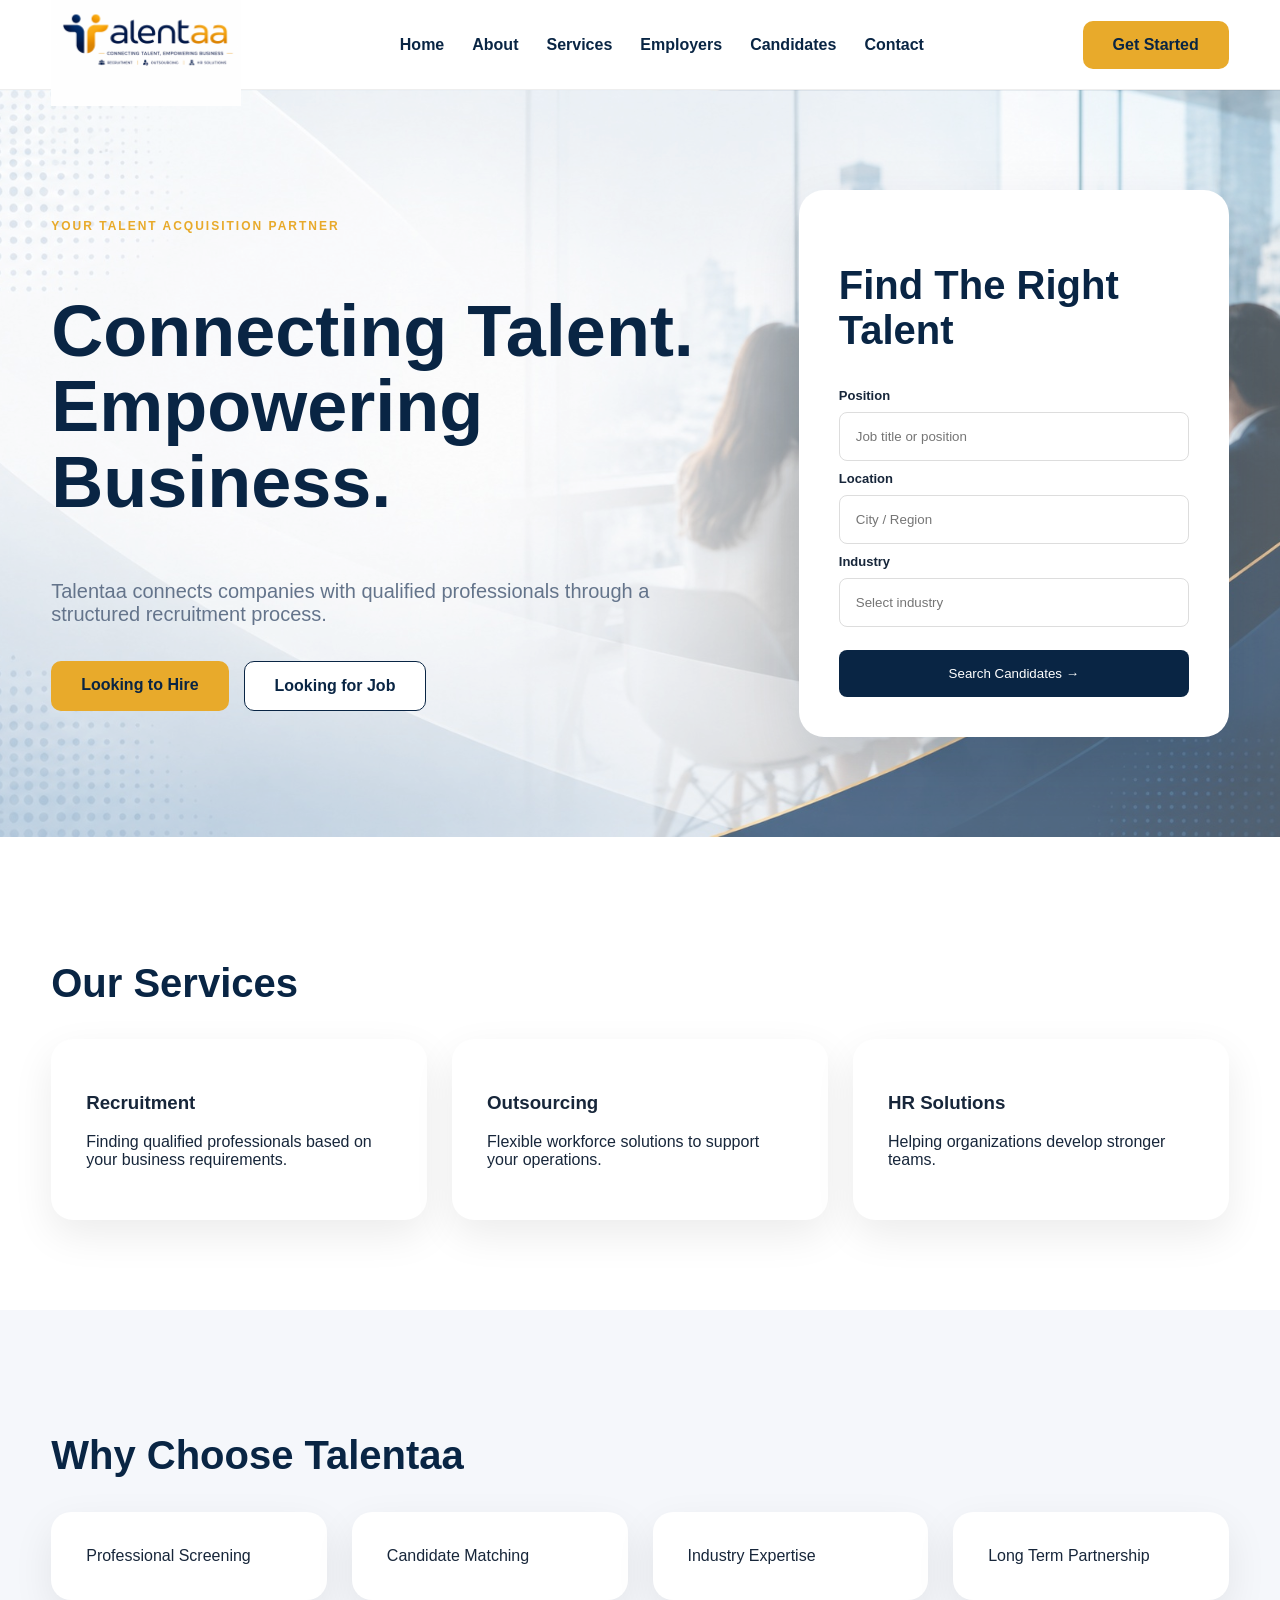
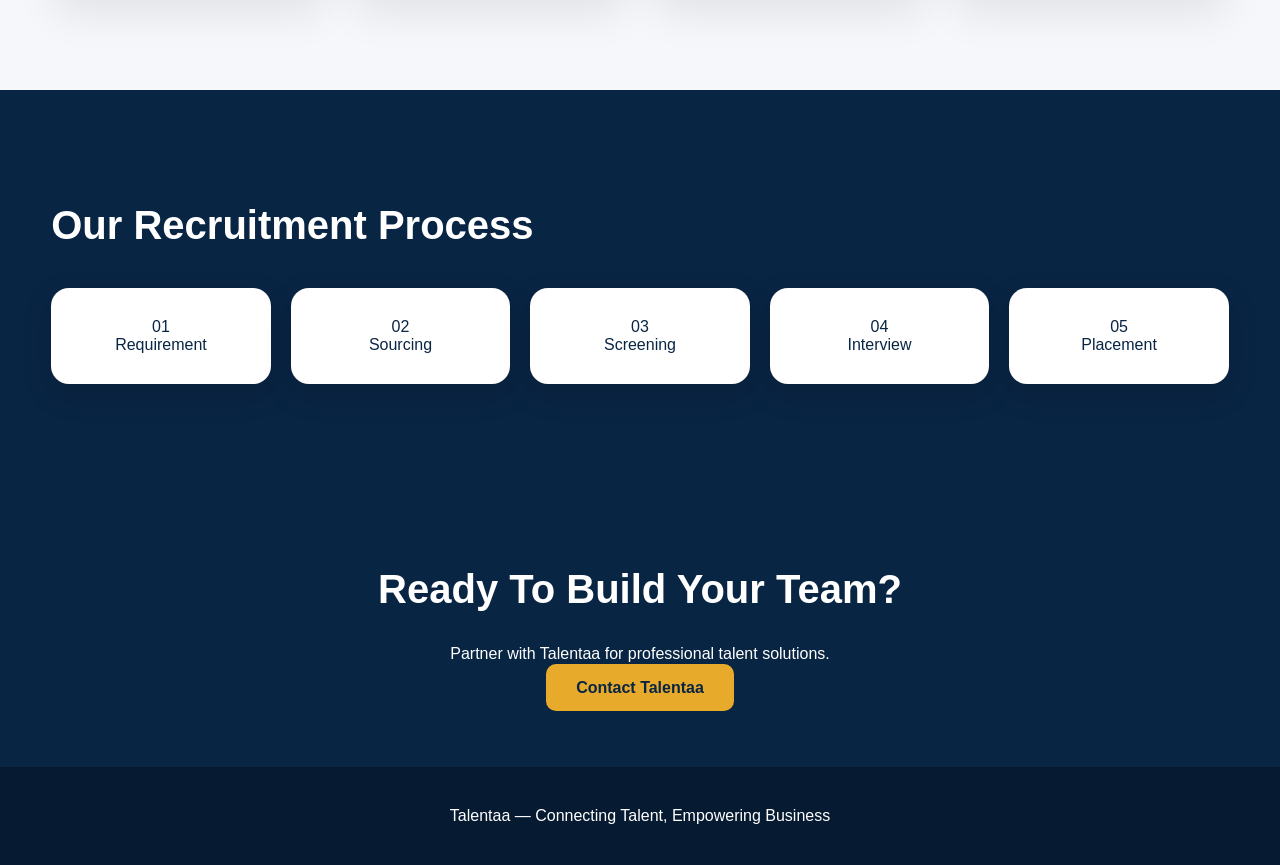
<file: index.html>
<!DOCTYPE html>
<html lang="id">
<head>
<meta charset="UTF-8">
<meta name="viewport" content="width=device-width, initial-scale=1.0">
<title>Talentaa | Recruitment Partner</title>
<link rel="stylesheet" href="style.css?v=4">
</head>
<body>

<header>
<div class="container nav">

<div class="brand">
<img src="logo.jpg" class="logo" alt="Talentaa">
</div>

<nav>
  <a href="index.html">Home</a>
  <a href="about">About</a>
  <a href="services.html">Services</a>
  <a href="employers.html">Employers</a>
  <a href="candidates.html">Candidates</a>
  <a href="contact.html">Contact</a>
</nav>

<a class="btn">Get Started</a>

</div>
</header>

<section class="hero">
<div class="container hero-layout">

<div class="hero-copy">
<span>YOUR TALENT ACQUISITION PARTNER</span>
<h1>Connecting Talent.<br>Empowering Business.</h1>
<p>
Talentaa connects companies with qualified professionals
through a structured recruitment process.
</p>

<div class="buttons">
<a class="btn">Looking to Hire</a>
<a class="btn secondary">Looking for Job</a>
</div>
</div>

<div class="talent-search">
<h2>Find The Right Talent</h2>

<label>Position</label>
<input placeholder="Job title or position">

<label>Location</label>
<input placeholder="City / Region">

<label>Industry</label>
<input placeholder="Select industry">

<button>Search Candidates →</button>

</div>

</div>
</section>

<section class="services" id="services">
<div class="container">
<h2>Our Services</h2>

<div class="cards">
<div class="card">
<h3>Recruitment</h3>
<p>Finding qualified professionals based on your business requirements.</p>
</div>

<div class="card">
<h3>Outsourcing</h3>
<p>Flexible workforce solutions to support your operations.</p>
</div>

<div class="card">
<h3>HR Solutions</h3>
<p>Helping organizations develop stronger teams.</p>
</div>
</div>

</div>
</section>

<section class="trust">
<div class="container">
<h2>Why Choose Talentaa</h2>
<div class="trust-grid">
<div>Professional Screening</div>
<div>Candidate Matching</div>
<div>Industry Expertise</div>
<div>Long Term Partnership</div>
</div>
</div>
</section>

<section class="process-section">
<div class="container">
<h2>Our Recruitment Process</h2>
<div class="process">
<div>01<br>Requirement</div>
<div>02<br>Sourcing</div>
<div>03<br>Screening</div>
<div>04<br>Interview</div>
<div>05<br>Placement</div>
</div>
</div>
</section>

<section class="cta" id="contact">
<h2>Ready To Build Your Team?</h2>
<p>Partner with Talentaa for professional talent solutions.</p>
<a class="btn">Contact Talentaa</a>
</section>

<footer>
Talentaa — Connecting Talent, Empowering Business
</footer>

</body>
</html>
</file>
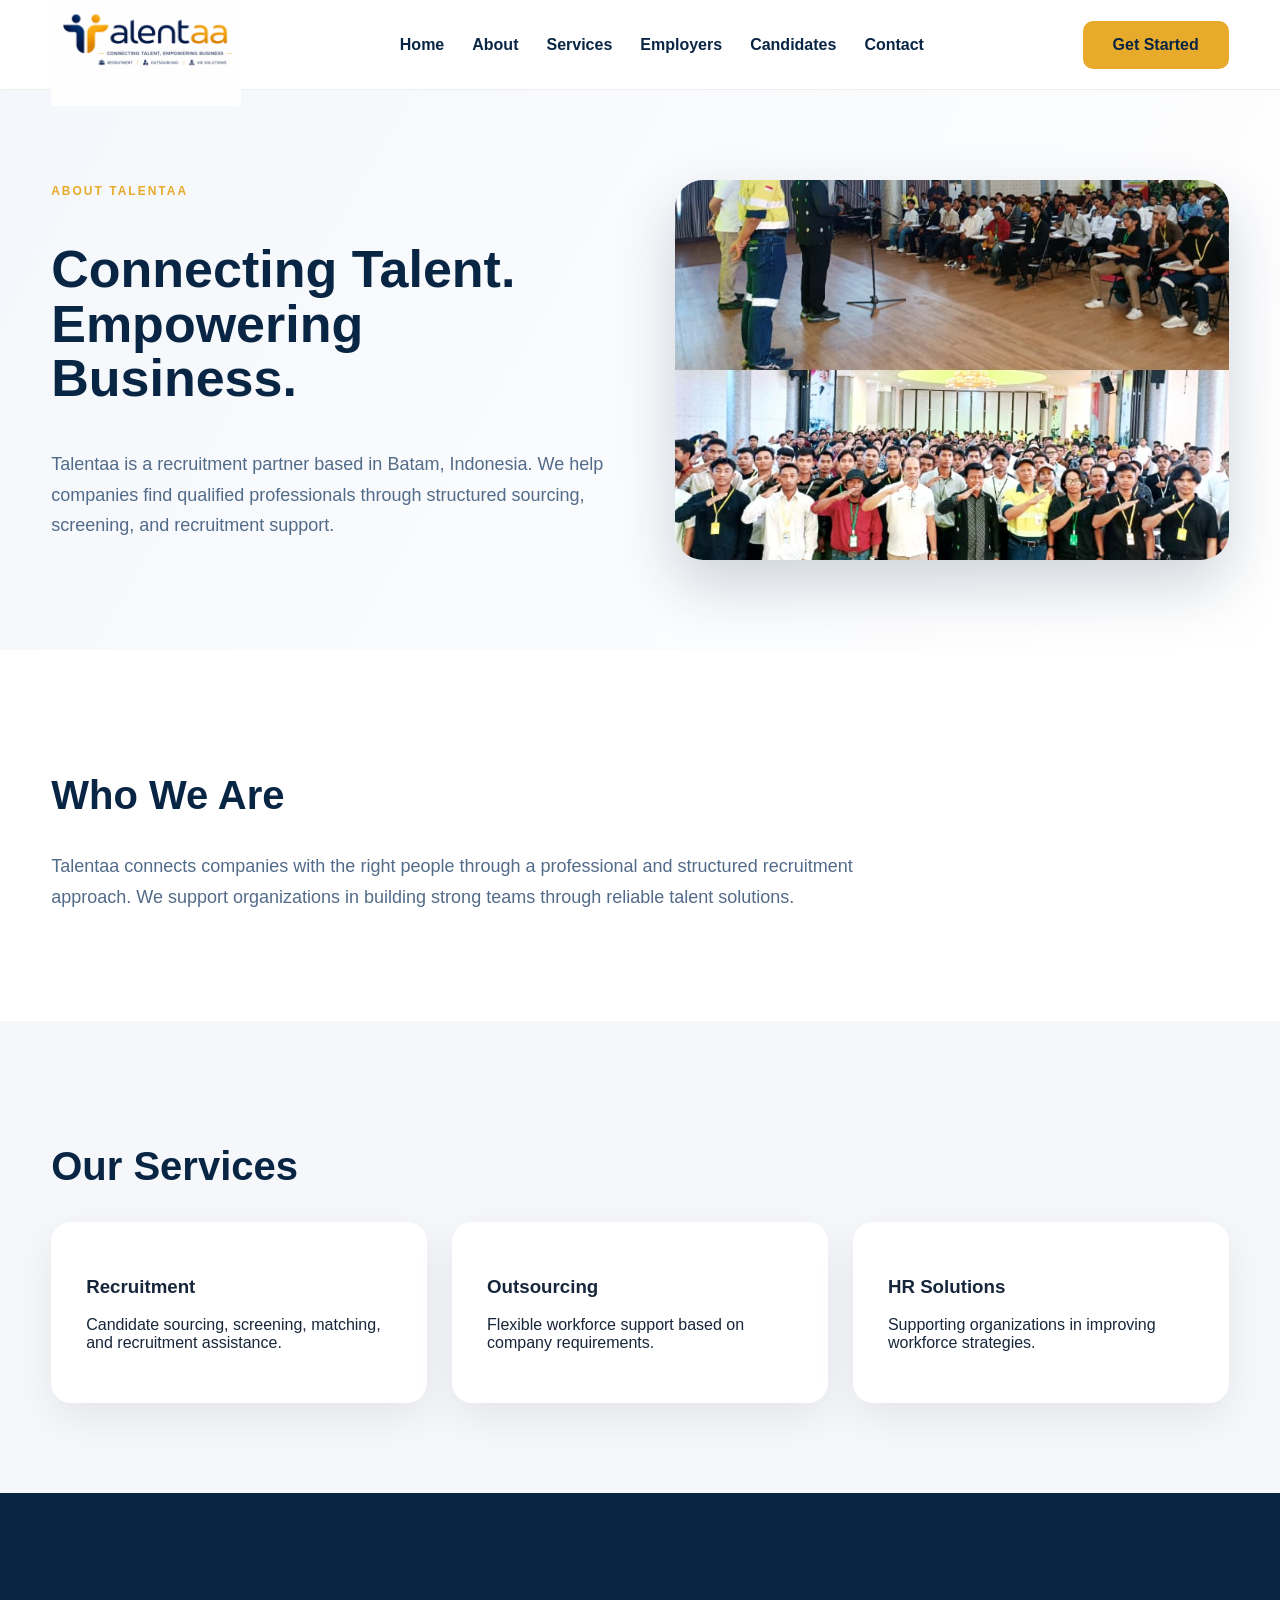
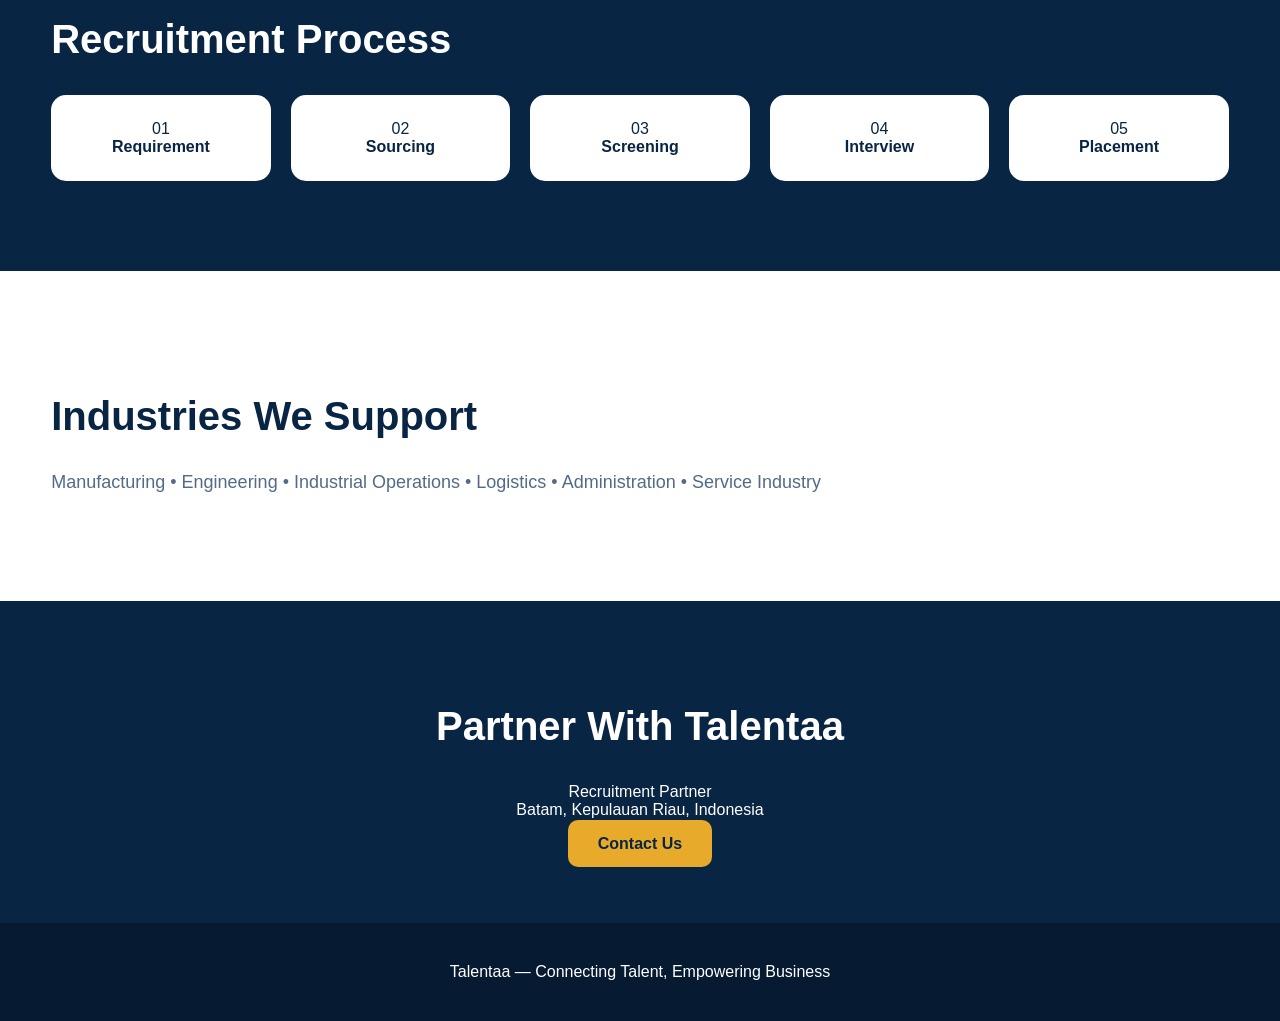
<file: about.html>
<!DOCTYPE html>
<html lang="id">
<head>
<meta charset="UTF-8">
<meta name="viewport" content="width=device-width, initial-scale=1.0">
<title>About Talentaa | Recruitment Partner</title>

<link rel="stylesheet" href="style.css">
<link rel="stylesheet" href="about.css">

</head>

<body>

<header>
<div class="container nav">

<div class="brand">
<img src="logo.jpg" class="logo" alt="Talentaa">
</div>

<nav>
<a href="index.html">Home</a>
<a href="about.html">About</a>
<a href="services.html">Services</a>
<a href="employers.html">Employers</a>
<a href="candidates.html">Candidates</a>
<a href="contact.html">Contact</a>
</nav>

<a class="btn" href="contact.html">Get Started</a>

</div>
</header>


<section class="about-hero">

<div class="container about-grid">

<div>
<span class="label">ABOUT TALENTAA</span>

<h1>
Connecting Talent.<br>
Empowering Business.
</h1>

<p>
Talentaa is a recruitment partner based in Batam, Indonesia.
We help companies find qualified professionals through structured
sourcing, screening, and recruitment support.
</p>

</div>


<div class="about-photo">
<img src="recruitment.jpg" alt="Talentaa Recruitment Activity">
</div>


</div>

</section>


<section>

<div class="container">

<h2>Who We Are</h2>

<p class="text">
Talentaa connects companies with the right people through a professional
and structured recruitment approach. We support organizations in building
strong teams through reliable talent solutions.
</p>

</div>

</section>


<section class="about-services">

<div class="container">

<h2>Our Services</h2>

<div class="about-cards">

<div>
<h3>Recruitment</h3>
<p>Candidate sourcing, screening, matching, and recruitment assistance.</p>
</div>

<div>
<h3>Outsourcing</h3>
<p>Flexible workforce support based on company requirements.</p>
</div>

<div>
<h3>HR Solutions</h3>
<p>Supporting organizations in improving workforce strategies.</p>
</div>

</div>

</div>

</section>


<section class="about-process">

<div class="container">

<h2>Recruitment Process</h2>

<div class="steps">

<div>01<br><b>Requirement</b></div>
<div>02<br><b>Sourcing</b></div>
<div>03<br><b>Screening</b></div>
<div>04<br><b>Interview</b></div>
<div>05<br><b>Placement</b></div>

</div>

</div>

</section>


<section>

<div class="container">

<h2>Industries We Support</h2>

<p class="industry">
Manufacturing • Engineering • Industrial Operations • Logistics • Administration • Service Industry
</p>

</div>

</section>


<section class="about-contact">

<h2>Partner With Talentaa</h2>

<p>
Recruitment Partner<br>
Batam, Kepulauan Riau, Indonesia
</p>

<a class="btn" href="contact.html">Contact Us</a>

</section>


<footer>
Talentaa — Connecting Talent, Empowering Business
</footer>


</body>
</html>
</file>
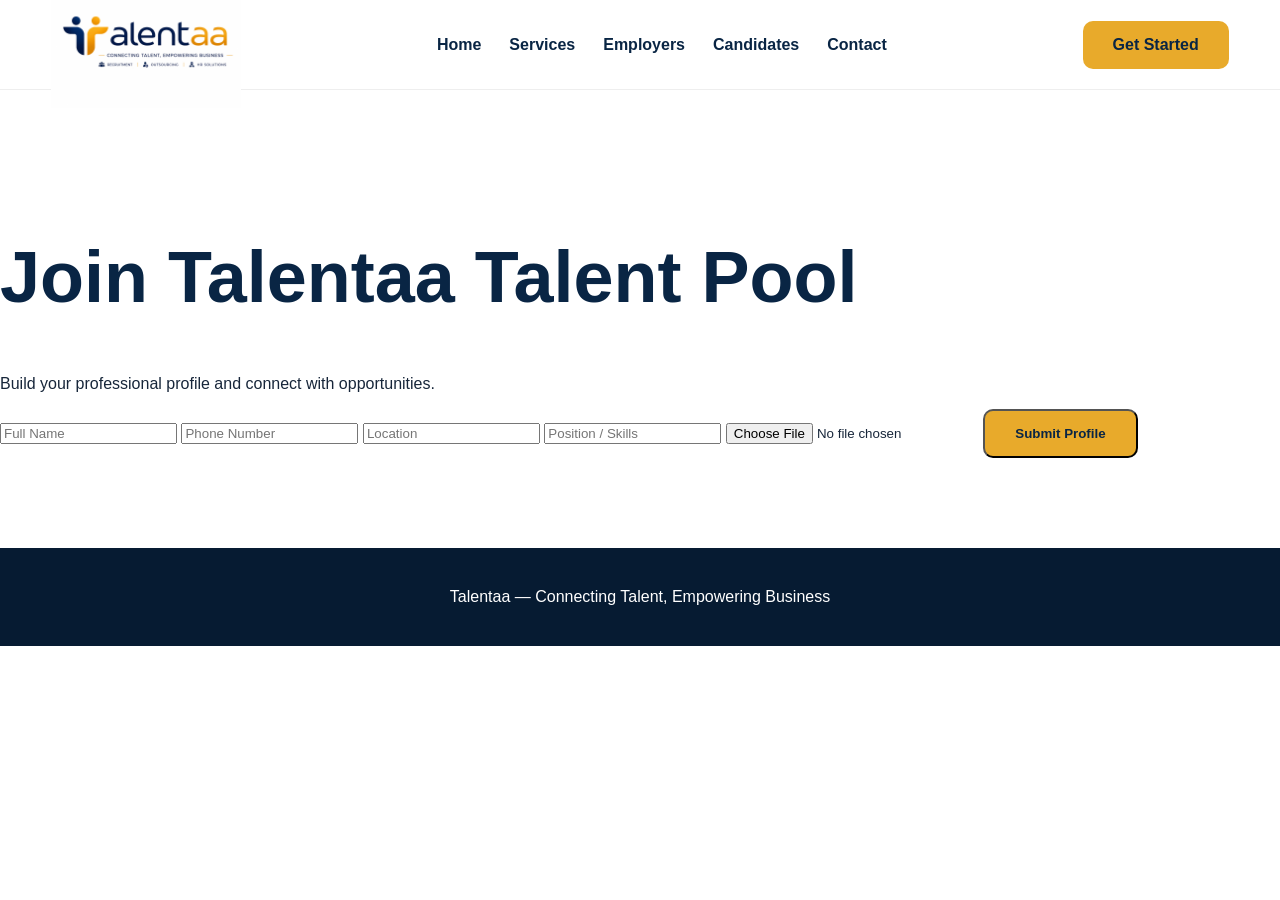
<file: candidates.html>
<!DOCTYPE html>
<html lang="id">
<head>
<meta charset="UTF-8">
<meta name="viewport" content="width=device-width, initial-scale=1.0">
<title>Talentaa</title>
<link rel="stylesheet" href="style.css">
</head>
<body>
<header>
<div class="container nav">
<img src="logo.jpg" class="logo" alt="Talentaa">
<nav>
<a href="index.html">Home</a>
<a href="services.html">Services</a>
<a href="employers.html">Employers</a>
<a href="candidates.html">Candidates</a>
<a href="contact.html">Contact</a>
</nav>
<a class="btn small" href="employers.html">Get Started</a>
</div>
</header>

<section class="page"><h1>Join Talentaa Talent Pool</h1>
<p>Build your professional profile and connect with opportunities.</p>
<form class="form">
<input placeholder="Full Name">
<input placeholder="Phone Number">
<input placeholder="Location">
<input placeholder="Position / Skills">
<input type="file">
<button class="btn">Submit Profile</button>
</form></section>
<footer>Talentaa — Connecting Talent, Empowering Business</footer>
</body>
</html>
</file>
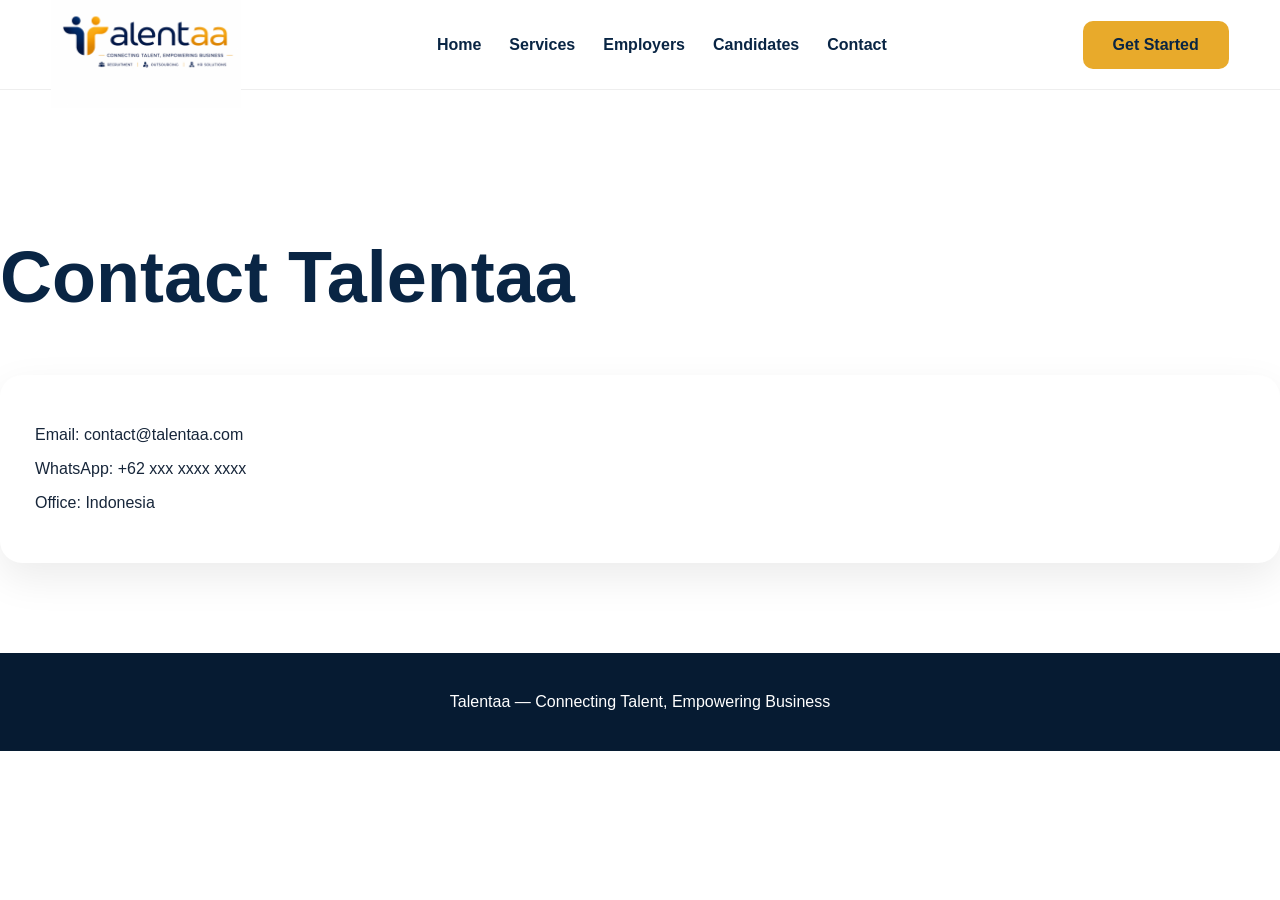
<file: contact.html>
<!DOCTYPE html>
<html lang="id">
<head>
<meta charset="UTF-8">
<meta name="viewport" content="width=device-width, initial-scale=1.0">
<title>Talentaa</title>
<link rel="stylesheet" href="style.css">
</head>
<body>
<header>
<div class="container nav">
<img src="logo.jpg" class="logo" alt="Talentaa">
<nav>
<a href="index.html">Home</a>
<a href="services.html">Services</a>
<a href="employers.html">Employers</a>
<a href="candidates.html">Candidates</a>
<a href="contact.html">Contact</a>
</nav>
<a class="btn small" href="employers.html">Get Started</a>
</div>
</header>

<section class="page"><h1>Contact Talentaa</h1>
<div class="card"><p>Email: contact@talentaa.com</p>
<p>WhatsApp: +62 xxx xxxx xxxx</p>
<p>Office: Indonesia</p></div></section>
<footer>Talentaa — Connecting Talent, Empowering Business</footer>
</body>
</html>
</file>
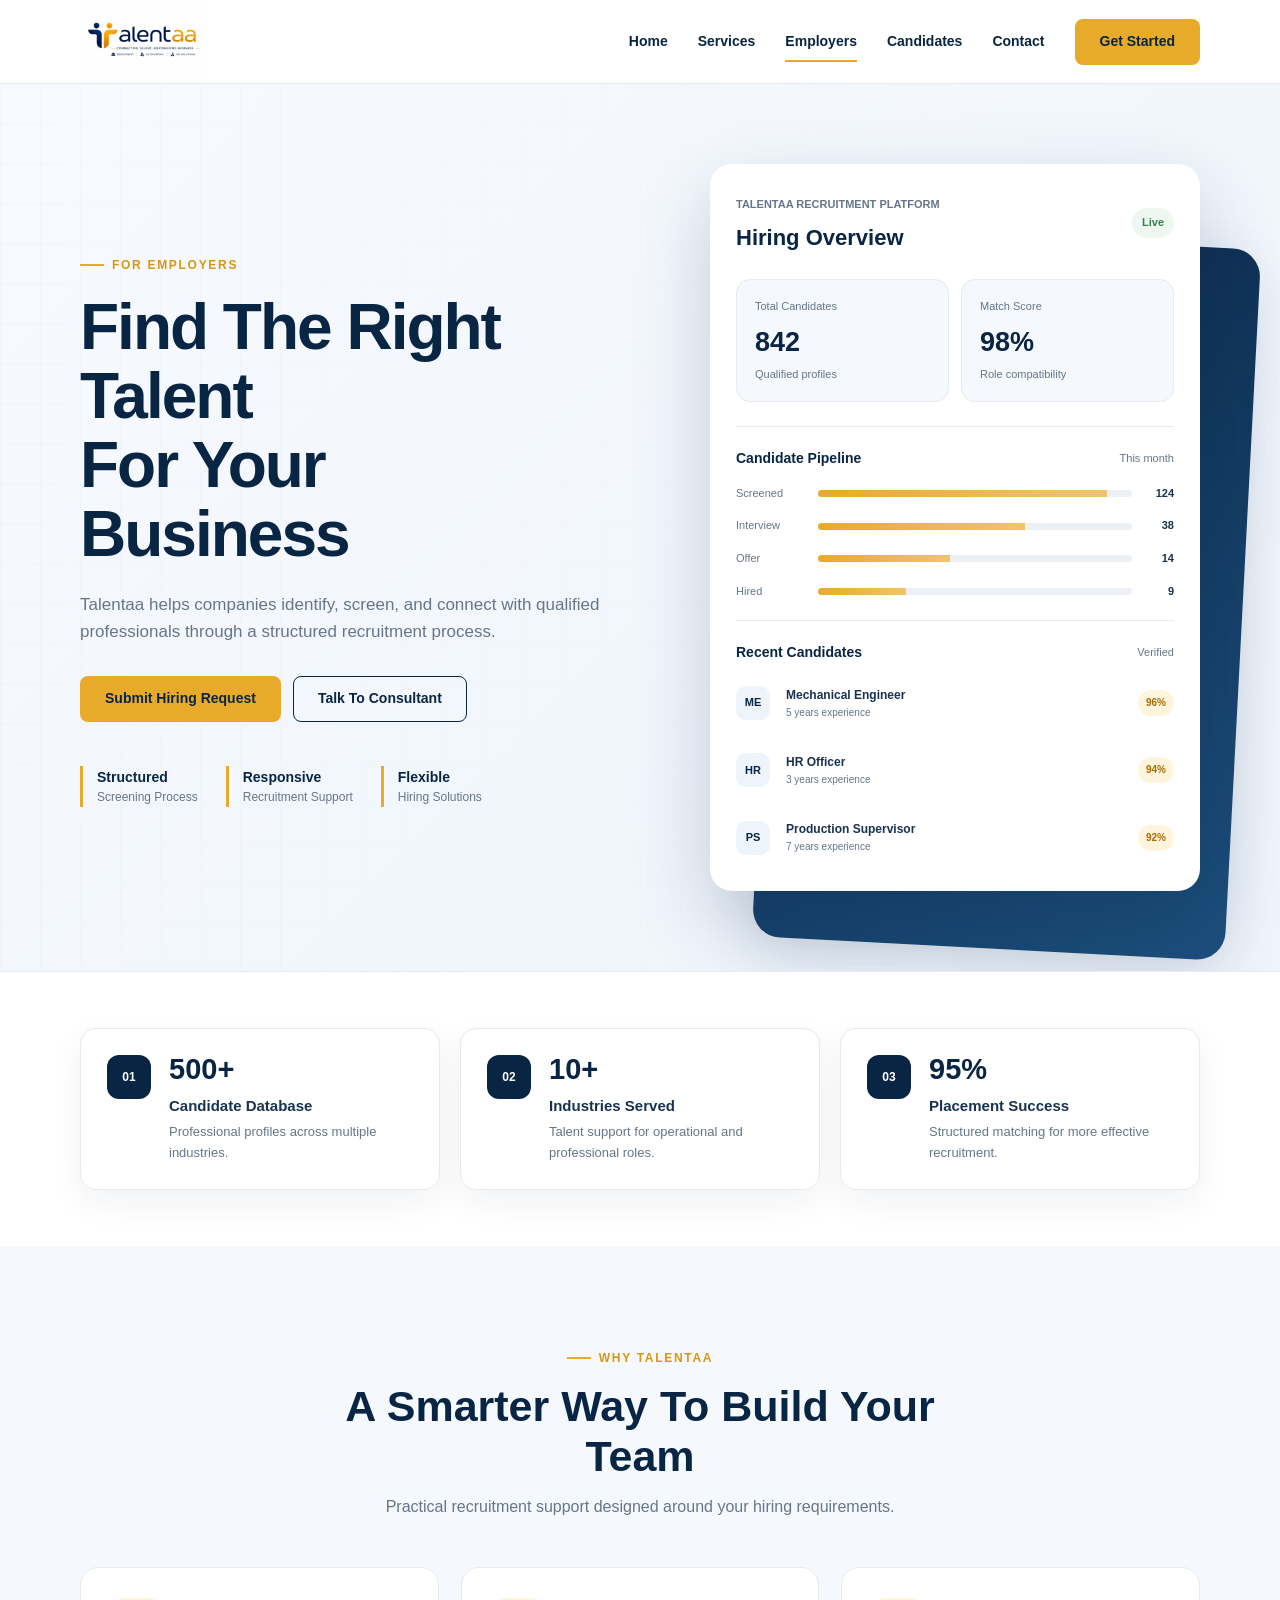
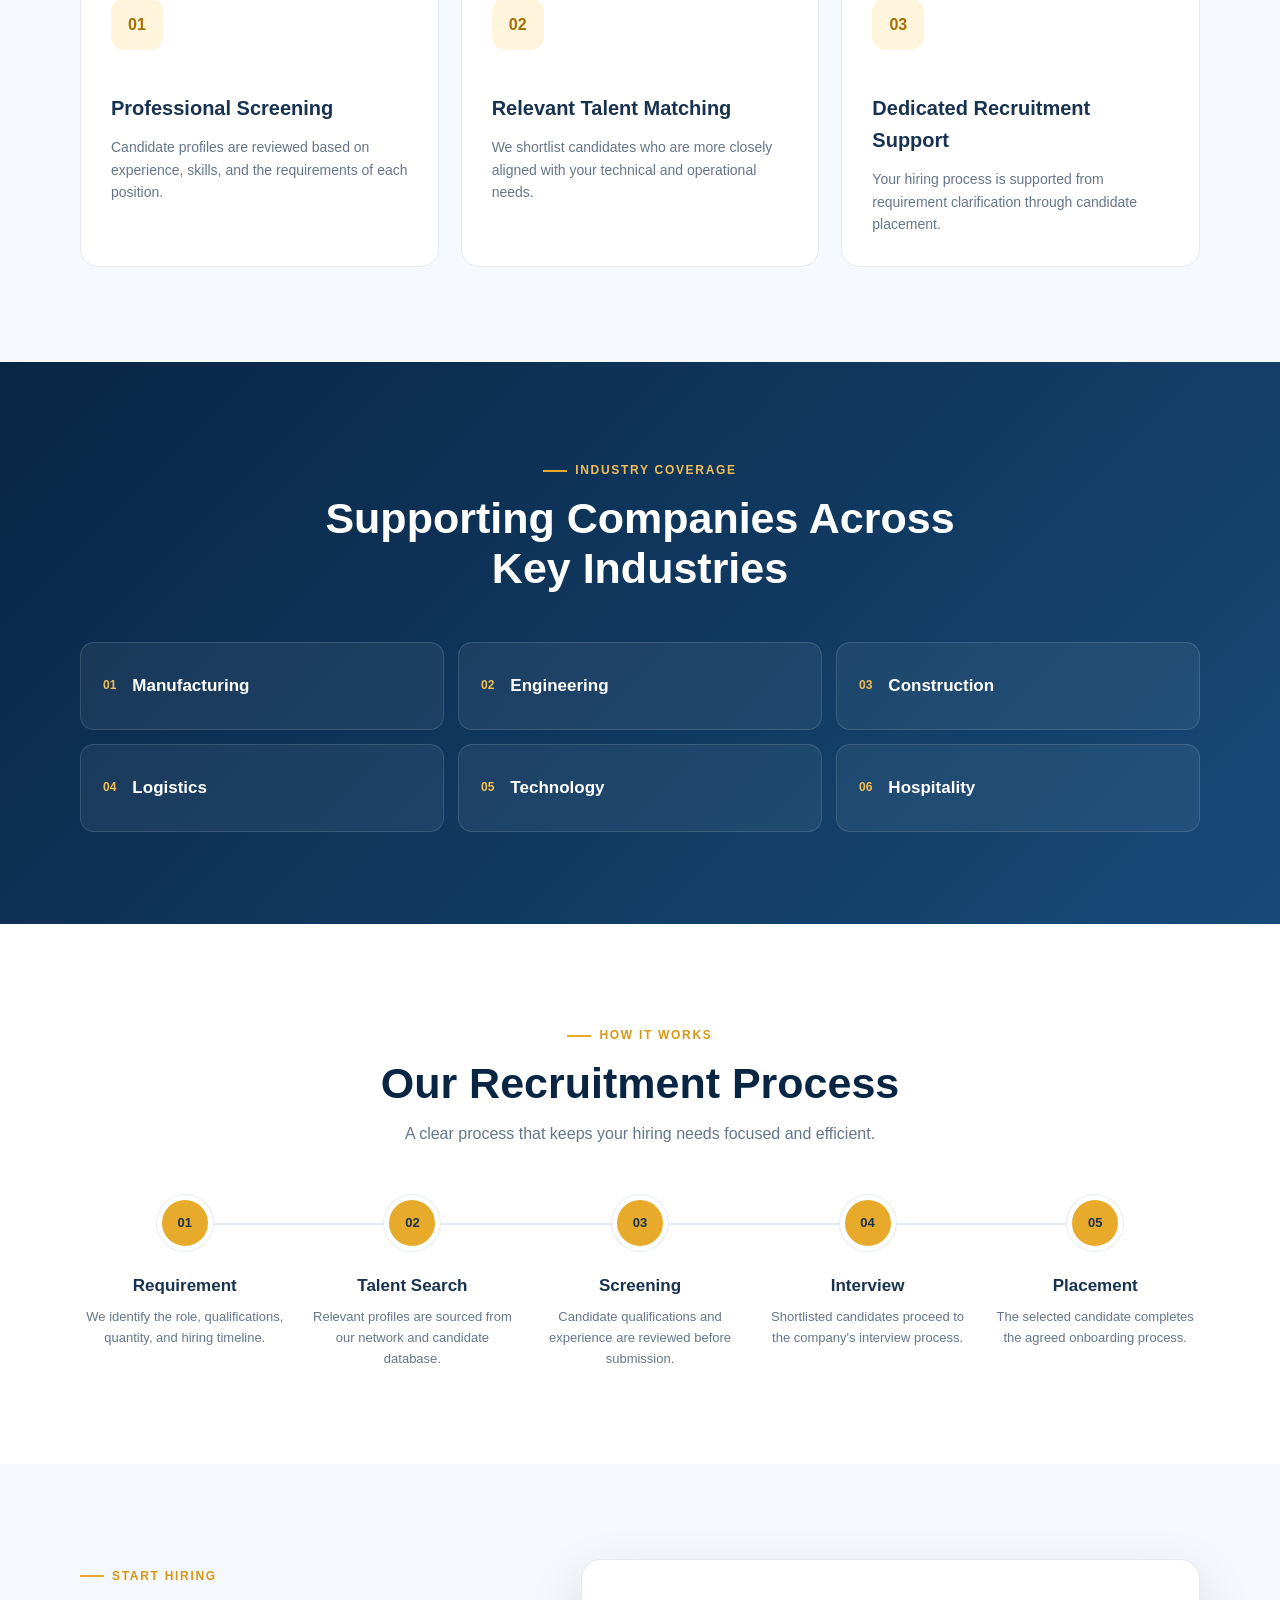
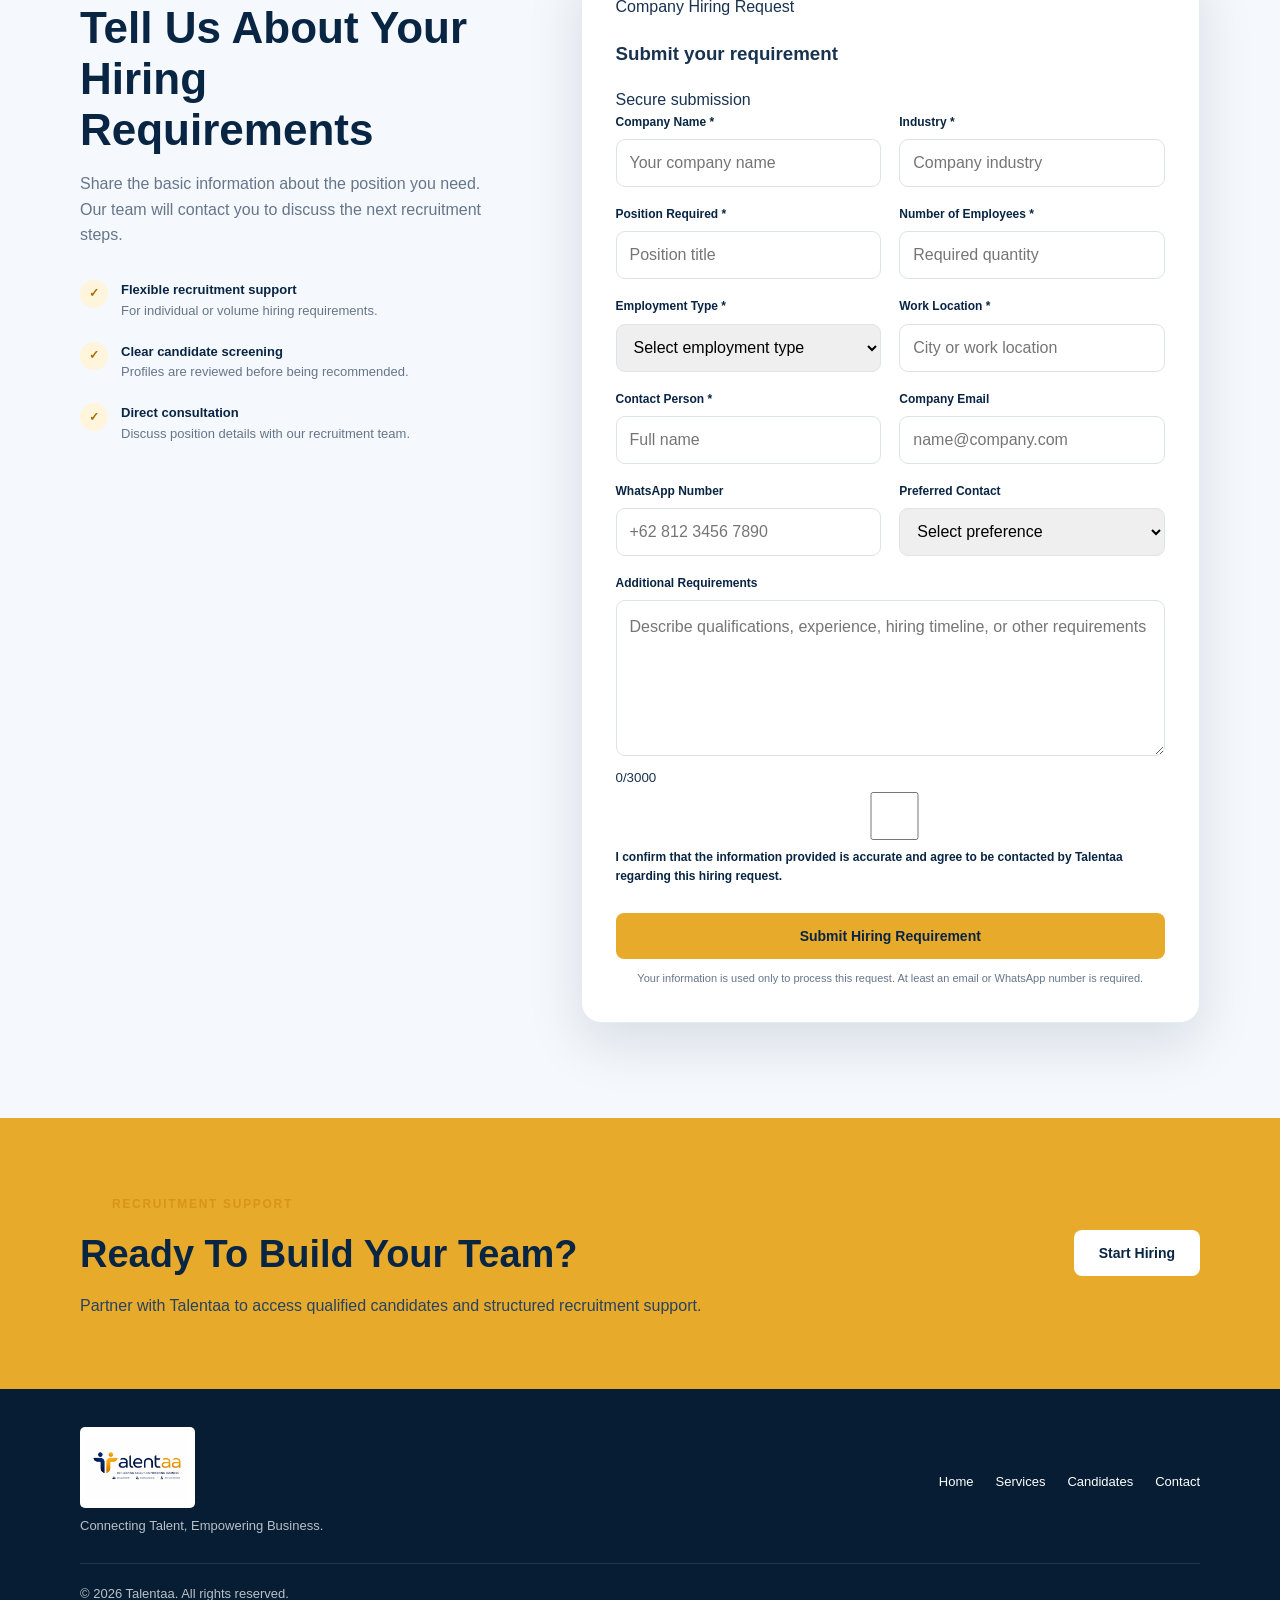
<file: employers.html>
<!DOCTYPE html>
<html lang="en">
<head>
  <meta charset="UTF-8">
  <meta name="viewport" content="width=device-width, initial-scale=1.0">
  <meta name="description" content="Talentaa helps companies find qualified candidates through structured recruitment, screening, and talent matching.">
  <title>Talentaa | Employers</title>
  <link rel="stylesheet" href="employers.css">
</head>
<body>
<header class="site-header">
  <div class="container nav">
    <a href="index.html" class="brand"><img src="logo.jpg" alt="Talentaa"></a>
    <button class="menu-toggle" type="button" aria-label="Open navigation" aria-expanded="false"><span></span><span></span><span></span></button>
    <nav class="main-nav">
      <a href="index.html">Home</a><a href="services.html">Services</a><a href="employers.html" class="active">Employers</a><a href="candidates.html">Candidates</a><a href="contact.html">Contact</a>
    </nav>
    <a href="#hiring-form" class="btn btn-primary nav-cta">Get Started</a>
  </div>
</header>
<main>
<section class="hero">
  <div class="hero-pattern"></div>
  <div class="container hero-grid">
    <div class="hero-copy">
      <span class="eyebrow">FOR EMPLOYERS</span>
      <h1>Find The Right Talent<br>For Your Business</h1>
      <p>Talentaa helps companies identify, screen, and connect with qualified professionals through a structured recruitment process.</p>
      <div class="hero-actions"><a href="#hiring-form" class="btn btn-primary">Submit Hiring Request</a><a href="contact.html" class="btn btn-outline">Talk To Consultant</a></div>
      <div class="hero-trust">
        <div class="trust-item"><strong>Structured</strong><span>Screening Process</span></div>
        <div class="trust-item"><strong>Responsive</strong><span>Recruitment Support</span></div>
        <div class="trust-item"><strong>Flexible</strong><span>Hiring Solutions</span></div>
      </div>
    </div>
    <div class="dashboard-wrap">
      <div class="dashboard">
        <div class="dashboard-head"><div><span class="dashboard-label">Talentaa Recruitment Platform</span><h3>Hiring Overview</h3></div><span class="status-dot">Live</span></div>
        <div class="metric-grid"><div class="metric"><span>Total Candidates</span><strong>842</strong><small>Qualified profiles</small></div><div class="metric"><span>Match Score</span><strong>98%</strong><small>Role compatibility</small></div></div>
        <div class="pipeline">
          <div class="section-title"><h4>Candidate Pipeline</h4><span>This month</span></div>
          <div class="pipeline-row"><span>Screened</span><div class="bar"><i style="width:92%"></i></div><b>124</b></div>
          <div class="pipeline-row"><span>Interview</span><div class="bar"><i style="width:66%"></i></div><b>38</b></div>
          <div class="pipeline-row"><span>Offer</span><div class="bar"><i style="width:42%"></i></div><b>14</b></div>
          <div class="pipeline-row"><span>Hired</span><div class="bar"><i style="width:28%"></i></div><b>9</b></div>
        </div>
        <div class="recent">
          <div class="section-title"><h4>Recent Candidates</h4><span>Verified</span></div>
          <div class="candidate"><span class="avatar">ME</span><div><b>Mechanical Engineer</b><small>5 years experience</small></div><span class="match">96%</span></div>
          <div class="candidate"><span class="avatar">HR</span><div><b>HR Officer</b><small>3 years experience</small></div><span class="match">94%</span></div>
          <div class="candidate"><span class="avatar">PS</span><div><b>Production Supervisor</b><small>7 years experience</small></div><span class="match">92%</span></div>
        </div>
      </div>
    </div>
  </div>
</section>
<section class="stats-section"><div class="container stats-grid">
  <article class="stat-card"><div class="stat-icon">01</div><div><strong>500+</strong><h3>Candidate Database</h3><p>Professional profiles across multiple industries.</p></div></article>
  <article class="stat-card"><div class="stat-icon">02</div><div><strong>10+</strong><h3>Industries Served</h3><p>Talent support for operational and professional roles.</p></div></article>
  <article class="stat-card"><div class="stat-icon">03</div><div><strong>95%</strong><h3>Placement Success</h3><p>Structured matching for more effective recruitment.</p></div></article>
</div></section>
<section class="section why-section"><div class="container"><div class="section-heading"><span class="eyebrow">WHY TALENTAA</span><h2>A Smarter Way To Build Your Team</h2><p>Practical recruitment support designed around your hiring requirements.</p></div><div class="feature-grid">
  <article class="feature-card"><span class="feature-number">01</span><h3>Professional Screening</h3><p>Candidate profiles are reviewed based on experience, skills, and the requirements of each position.</p></article>
  <article class="feature-card"><span class="feature-number">02</span><h3>Relevant Talent Matching</h3><p>We shortlist candidates who are more closely aligned with your technical and operational needs.</p></article>
  <article class="feature-card"><span class="feature-number">03</span><h3>Dedicated Recruitment Support</h3><p>Your hiring process is supported from requirement clarification through candidate placement.</p></article>
</div></div></section>
<section class="industry-section"><div class="container"><div class="section-heading light-heading"><span class="eyebrow">INDUSTRY COVERAGE</span><h2>Supporting Companies Across Key Industries</h2></div><div class="industry-grid">
  <div class="industry-item"><span>01</span><h3>Manufacturing</h3></div><div class="industry-item"><span>02</span><h3>Engineering</h3></div><div class="industry-item"><span>03</span><h3>Construction</h3></div><div class="industry-item"><span>04</span><h3>Logistics</h3></div><div class="industry-item"><span>05</span><h3>Technology</h3></div><div class="industry-item"><span>06</span><h3>Hospitality</h3></div>
</div></div></section>
<section class="section process-section"><div class="container"><div class="section-heading"><span class="eyebrow">HOW IT WORKS</span><h2>Our Recruitment Process</h2><p>A clear process that keeps your hiring needs focused and efficient.</p></div><div class="process-line">
  <article class="process-step"><span>01</span><h3>Requirement</h3><p>We identify the role, qualifications, quantity, and hiring timeline.</p></article>
  <article class="process-step"><span>02</span><h3>Talent Search</h3><p>Relevant profiles are sourced from our network and candidate database.</p></article>
  <article class="process-step"><span>03</span><h3>Screening</h3><p>Candidate qualifications and experience are reviewed before submission.</p></article>
  <article class="process-step"><span>04</span><h3>Interview</h3><p>Shortlisted candidates proceed to the company's interview process.</p></article>
  <article class="process-step"><span>05</span><h3>Placement</h3><p>The selected candidate completes the agreed onboarding process.</p></article>
</div></div></section>
<section class="form-section" id="hiring-form"><div class="container form-grid"><div class="form-copy"><span class="eyebrow">START HIRING</span><h2>Tell Us About Your Hiring Requirements</h2><p>Share the basic information about the position you need. Our team will contact you to discuss the next recruitment steps.</p><div class="form-benefits">
  <div><span>✓</span><p><b>Flexible recruitment support</b><br>For individual or volume hiring requirements.</p></div>
  <div><span>✓</span><p><b>Clear candidate screening</b><br>Profiles are reviewed before being recommended.</p></div>
  <div><span>✓</span><p><b>Direct consultation</b><br>Discuss position details with our recruitment team.</p></div>
</div></div>
<form id="hiringForm" class="hiring-form" novalidate onsubmit="return false;">
  <div class="form-intro">
    <div><span class="form-kicker">Company Hiring Request</span><h3>Submit your requirement</h3></div>
    <span class="secure-badge">Secure submission</span>
  </div>
  <div class="field-grid">
    <label><span>Company Name <b>*</b></span><input type="text" name="company" autocomplete="organization" placeholder="Your company name" required></label>
    <label><span>Industry <b>*</b></span><input type="text" name="industry" placeholder="Company industry" required></label>
    <label><span>Position Required <b>*</b></span><input type="text" name="position" placeholder="Position title" required></label>
    <label><span>Number of Employees <b>*</b></span><input type="number" name="quantity" min="1" max="10000" inputmode="numeric" placeholder="Required quantity" required></label>
    <label><span>Employment Type <b>*</b></span><select name="employment_type" required><option value="">Select employment type</option><option>Permanent</option><option>Contract</option><option>Outsourcing</option><option>Project Based</option><option>Internship</option></select></label>
    <label><span>Work Location <b>*</b></span><input type="text" name="location" autocomplete="address-level2" placeholder="City or work location" required></label>
    <label><span>Contact Person <b>*</b></span><input type="text" name="contact_person" autocomplete="name" placeholder="Full name" required></label>
    <label><span>Company Email</span><input type="email" name="email" autocomplete="email" placeholder="name@company.com"></label>
    <label><span>WhatsApp Number</span><input type="tel" name="whatsapp" autocomplete="tel" inputmode="tel" placeholder="+62 812 3456 7890"></label>
    <label><span>Preferred Contact</span><select name="preferred_contact"><option value="">Select preference</option><option>Email</option><option>WhatsApp</option><option>Phone Call</option></select></label>
  </div>
  <label class="full-field"><span>Additional Requirements</span><textarea name="requirements" rows="5" maxlength="3000" placeholder="Describe qualifications, experience, hiring timeline, or other requirements"></textarea><small class="character-count"><span id="requirementCount">0</span>/3000</small></label>
  <label class="consent-field"><input type="checkbox" name="consent" required><span>I confirm that the information provided is accurate and agree to be contacted by Talentaa regarding this hiring request.</span></label>
  <div id="formMessage" class="form-message" role="status" aria-live="polite"></div>
  <button type="submit" class="btn btn-primary submit-btn"><span class="button-text">Submit Hiring Requirement</span><span class="button-loader" aria-hidden="true"></span></button>
  <small class="privacy-note">Your information is used only to process this request. At least an email or WhatsApp number is required.</small>
</form>
</div></section>
<section class="final-cta"><div class="container cta-inner"><div><span class="eyebrow">RECRUITMENT SUPPORT</span><h2>Ready To Build Your Team?</h2><p>Partner with Talentaa to access qualified candidates and structured recruitment support.</p></div><a href="#hiring-form" class="btn btn-light">Start Hiring</a></div></section>
</main>
<footer class="site-footer"><div class="container footer-inner"><div><img src="logo.jpg" alt="Talentaa"><p>Connecting Talent, Empowering Business.</p></div><div class="footer-links"><a href="index.html">Home</a><a href="services.html">Services</a><a href="candidates.html">Candidates</a><a href="contact.html">Contact</a></div><p class="copyright">© 2026 Talentaa. All rights reserved.</p></div></footer>
<script src="employers.js?v=3"></script>
</body>
</html>
</file>
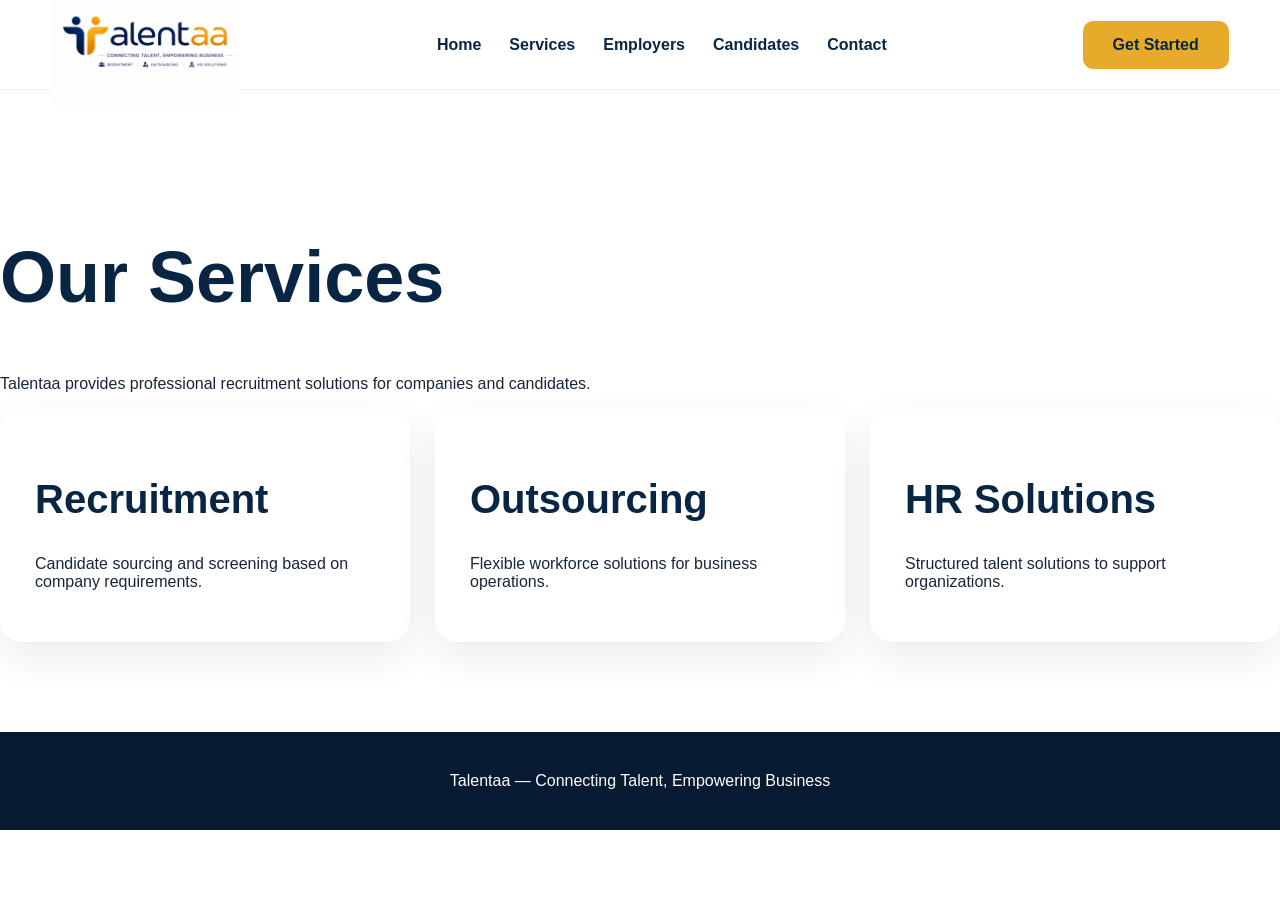
<file: services.html>
<!DOCTYPE html>
<html lang="id">
<head>
<meta charset="UTF-8">
<meta name="viewport" content="width=device-width, initial-scale=1.0">
<title>Talentaa</title>
<link rel="stylesheet" href="style.css">
</head>
<body>
<header>
<div class="container nav">
<img src="logo.jpg" class="logo" alt="Talentaa">
<nav>
<a href="index.html">Home</a>
<a href="services.html">Services</a>
<a href="employers.html">Employers</a>
<a href="candidates.html">Candidates</a>
<a href="contact.html">Contact</a>
</nav>
<a class="btn small" href="employers.html">Get Started</a>
</div>
</header>

<section class="page"><h1>Our Services</h1>
<p>Talentaa provides professional recruitment solutions for companies and candidates.</p>
<div class="cards">
<div class="card"><h2>Recruitment</h2><p>Candidate sourcing and screening based on company requirements.</p></div>
<div class="card"><h2>Outsourcing</h2><p>Flexible workforce solutions for business operations.</p></div>
<div class="card"><h2>HR Solutions</h2><p>Structured talent solutions to support organizations.</p></div>
</div></section>
<footer>Talentaa — Connecting Talent, Empowering Business</footer>
</body>
</html>
</file>
<file: style.css>
/* =================================
GLOBAL
================================= */

*{
    box-sizing:border-box;
}

body{

    margin:0;

    font-family:
    Arial,
    Helvetica,
    sans-serif;

    color:#17263a;

}


.container{

    width:92%;
    max-width:1300px;
    margin:auto;

}


/* =================================
HEADER
================================= */


header{

    height:90px;

    background:white;

    border-bottom:1px solid #eee;

}


.nav{

    height:90px;

    display:flex;

    align-items:center;

    justify-content:space-between;

}


.logo{

    width:190px;

}


nav{

    display:flex;

    gap:28px;

}


nav a{

    text-decoration:none;

    color:#092544;

    font-weight:600;

}


.btn{

    background:#e8aa2b;

    color:#092544;

    padding:15px 30px;

    border-radius:10px;

    text-decoration:none;

    font-weight:bold;

    transition:.3s;

}


.btn:hover{

    transform:translateY(-4px);

    box-shadow:
    0 15px 35px #0002;

}


.secondary{

    background:white;

    border:1px solid #092544;

}



/* =================================
GENERAL SECTION
================================= */


section{

    padding:90px 0;

}


h1{

    font-size:72px;

    line-height:1.05;

    color:#092544;

}


h2{

    font-size:40px;

    color:#092544;

}



/* =================================
HOME HERO
================================= */


.hero{

    background:
    linear-gradient(
    rgba(255,255,255,.30),
    rgba(255,255,255,.30)
    ),
    url("hero.jpg");


    background-size:cover;

    background-position:center;

    padding:100px 0;

}



.hero-layout{

    display:grid;

    grid-template-columns:
    1fr 430px;

    gap:90px;

    align-items:center;

}



.hero-copy span{

    color:#e8aa2b;

    font-size:12px;

    font-weight:bold;

    letter-spacing:2px;

}


.hero-copy p{

    font-size:20px;

    color:#64748b;

}


.buttons{

    display:flex;

    gap:15px;

    margin-top:35px;

}




/* =================================
SEARCH BOX
================================= */


.talent-search{

    background:white;

    padding:40px;

    border-radius:25px;

    box-shadow:
    0 25px 60px #09254420;

}


.talent-search input{

    width:100%;

    padding:16px;

    margin:8px 0;

    border:1px solid #ddd;

    border-radius:8px;

}


.talent-search label{

    font-size:13px;

    font-weight:bold;

}


.talent-search button{

    width:100%;

    padding:16px;

    margin-top:15px;

    background:#092544;

    color:white;

    border:none;

    border-radius:8px;

}



/* =================================
CARDS
================================= */


.cards{

    display:grid;

    grid-template-columns:
    repeat(3,1fr);

    gap:25px;

}


.card{

    background:white;

    padding:35px;

    border-radius:22px;

    box-shadow:
    0 15px 40px rgba(0,0,0,.08);

    transition:.3s;

}



.card:hover{

    transform:translateY(-8px);

}



/* =================================
EMPLOYERS HERO
================================= */


.inner-hero{

    background:
    linear-gradient(
    120deg,
    #f4f7fb,
    #ffffff
    );

    padding:90px 0;

}



.inner-hero span{

    color:#e8aa2b;

    font-size:12px;

    letter-spacing:2px;

    font-weight:bold;

}


.inner-hero h1{

    font-size:52px;

}



.inner-hero p{

    max-width:650px;

    color:#526b89;

    font-size:18px;

}




.hero-flex{

    display:grid;

    grid-template-columns:
    1fr 1fr;

    gap:70px;

    align-items:center;

}




.hero-image-box{


    height:380px;


    background:
    linear-gradient(
    135deg,
    #092544,
    #294f78
    );


    border-radius:28px;


    display:flex;

    align-items:center;

    justify-content:center;


    box-shadow:
    0 25px 60px rgba(9,37,68,.25);


    transition:.3s;


}



.hero-image-box:hover{

    transform:translateY(-8px);

}





.mini-card{


    width:300px;


    background:white;


    padding:35px;


    border-radius:20px;


    box-shadow:
    0 20px 50px rgba(0,0,0,.15);


}



.mini-card h3{

    color:#092544;

    font-size:22px;

}


.mini-card p{

    color:#60738a;

}




.mini-card::after{


content:
"98% Match | Verified Candidate | Ready Interview";


display:block;


margin-top:20px;


background:#f4f7fb;


padding:15px;


border-radius:12px;


font-size:13px;


color:#092544;


}



/* =================================
WHY CHOOSE
================================= */


.trust{

    background:#f5f7fb;

}


.trust-grid{


display:grid;


grid-template-columns:
repeat(4,1fr);


gap:25px;


}


.trust-grid div{


background:white;


padding:35px;


border-radius:20px;


box-shadow:
0 15px 40px rgba(0,0,0,.08);


transition:.3s;


}


.trust-grid div:hover{

transform:translateY(-8px);

}



/* =================================
PROCESS
================================= */


.process-section{


background:#092544;


padding:80px 0;


}


.process-section h2{

color:white;

}



.process{


display:grid;


grid-template-columns:
repeat(5,1fr);


gap:20px;


margin-top:40px;


}



.process div{


background:white;


color:#092544;


padding:30px 15px;


border-radius:18px;


text-align:center;


box-shadow:
0 10px 30px rgba(0,0,0,.15);


}




.process b{


display:block;


font-size:26px;


color:#e8aa2b;


margin-bottom:10px;


}



/* =================================
FORM
================================= */


.form-layout{


display:grid;


grid-template-columns:
1fr 1fr;


gap:60px;


align-items:start;


}




.form-card{


background:white;


padding:40px;


border-radius:25px;


box-shadow:
0 20px 50px rgba(0,0,0,.12);


}



.form-card input,
.form-card select{


width:100%;


height:50px;


padding:0 15px;


margin-bottom:15px;


border:1px solid #ddd;


border-radius:8px;


}



.form-card .btn{


width:100%;


}



/* =================================
CTA FOOTER
================================= */


.cta{


background:#092544;


color:white;


text-align:center;


padding:70px 20px;


}


.cta h2{

color:white;

}



footer{


background:#061b32;


color:white;


padding:40px;


text-align:center;


}



/* =================================
MOBILE
================================= */


@media(max-width:900px){


nav{

display:none;

}



.hero-layout,
.hero-flex,
.form-layout{

grid-template-columns:1fr;

}



.cards{

grid-template-columns:1fr;

}



.trust-grid{

grid-template-columns:1fr;

}



.process{

grid-template-columns:1fr;

}



h1{

font-size:42px;

}



.inner-hero h1{

font-size:38px;

}



.hero-image-box{

height:280px;

}



.mini-card{

width:90%;

}


}
</file>
<file: about.css>
/* ABOUT PAGE ONLY */

.about-hero{
background:linear-gradient(120deg,#f4f7fb,#ffffff);
padding:90px 0;
}

.about-grid{
display:grid;
grid-template-columns:1fr 1fr;
gap:70px;
align-items:center;
}

.label{
color:#e8aa2b;
font-size:12px;
font-weight:bold;
letter-spacing:2px;
}

.about-hero h1{
font-size:52px;
color:#092544;
}

.about-hero p{
font-size:18px;
color:#526b89;
line-height:1.7;
}

.about-photo{
height:380px;
border-radius:28px;
overflow:hidden;
box-shadow:0 25px 60px #09254430;
}

.about-photo img{
width:100%;
height:100%;
object-fit:cover;
}

.text{
max-width:850px;
font-size:18px;
color:#526b89;
line-height:1.7;
}

.about-services{
background:#f5f7fb;
}

.about-cards{
display:grid;
grid-template-columns:repeat(3,1fr);
gap:25px;
}

.about-cards div{
background:white;
padding:35px;
border-radius:20px;
box-shadow:0 15px 40px #00000012;
}

.about-process{
background:#092544;
}

.about-process h2{
color:white;
}

.steps{
display:grid;
grid-template-columns:repeat(5,1fr);
gap:20px;
}

.steps div{
background:white;
padding:25px;
border-radius:15px;
text-align:center;
color:#092544;
}

.industry{
font-size:18px;
color:#526b89;
}

.about-contact{
background:#092544;
color:white;
text-align:center;
padding:70px 20px;
}

.about-contact h2{
color:white;
}

@media(max-width:900px){

.about-grid,
.about-cards,
.steps{
grid-template-columns:1fr;
}

.about-hero h1{
font-size:38px;
}

}
</file>
<file: employers.css>
*{box-sizing:border-box}:root{--navy:#092544;--blue:#1d4f7d;--orange:#e8aa2b;--orange-dark:#d79616;--text:#183250;--muted:#66768a;--line:#e5ebf1;--soft:#f5f8fc;--shadow:0 20px 55px rgba(9,37,68,.12)}html{scroll-behavior:smooth}body{margin:0;font-family:Arial,Helvetica,sans-serif;color:var(--text);background:#fff;line-height:1.6}img{max-width:100%;display:block}a{color:inherit;text-decoration:none}button,input,select,textarea{font:inherit}.container{width:min(1120px,90%);margin:auto}.site-header{position:sticky;top:0;z-index:1000;background:rgba(255,255,255,.96);border-bottom:1px solid var(--line);backdrop-filter:blur(12px)}.nav{min-height:76px;display:flex;align-items:center;justify-content:space-between;gap:30px}.brand img{width:125px}.main-nav{display:flex;align-items:center;justify-content:center;gap:30px;margin-left:auto}.main-nav a{position:relative;font-size:14px;font-weight:700;color:var(--navy);padding:28px 0}.main-nav a:after{content:"";position:absolute;left:0;bottom:19px;width:0;height:2px;background:var(--orange);transition:.25s}.main-nav a:hover:after,.main-nav a.active:after{width:100%}.btn{min-height:46px;display:inline-flex;align-items:center;justify-content:center;padding:0 24px;border:1px solid transparent;border-radius:8px;font-weight:700;font-size:14px;cursor:pointer;transition:.25s}.btn-primary{color:var(--navy);background:var(--orange)}.btn-primary:hover{background:var(--orange-dark);transform:translateY(-2px)}.btn-outline{border-color:var(--navy);color:var(--navy)}.btn-outline:hover{color:#fff;background:var(--navy)}.btn-light{background:#fff;color:var(--navy)}.menu-toggle{display:none;width:42px;height:42px;padding:9px;background:#fff;border:1px solid var(--line);border-radius:8px}.menu-toggle span{display:block;width:100%;height:2px;margin:5px 0;background:var(--navy)}.hero{position:relative;overflow:hidden;background:linear-gradient(135deg,#f7faff,#eef4fb);border-bottom:1px solid var(--line)}.hero-pattern{position:absolute;inset:0;opacity:.4;background-image:linear-gradient(rgba(9,37,68,.04) 1px,transparent 1px),linear-gradient(90deg,rgba(9,37,68,.04) 1px,transparent 1px);background-size:40px 40px;mask-image:linear-gradient(to right,#000,transparent)}.hero-grid{position:relative;min-height:620px;padding:80px 0;display:grid;grid-template-columns:1fr 1fr;align-items:center;gap:70px}.eyebrow{display:inline-flex;align-items:center;gap:8px;color:var(--orange-dark);font-size:12px;font-weight:800;letter-spacing:1.7px}.eyebrow:before{content:"";width:24px;height:2px;background:var(--orange)}.hero-copy h1{margin:18px 0 22px;color:var(--navy);font-size:clamp(42px,5vw,64px);line-height:1.08;letter-spacing:-2px}.hero-copy>p{margin:0;color:var(--muted);font-size:17px}.hero-actions{display:flex;flex-wrap:wrap;gap:12px;margin-top:30px}.hero-trust{display:flex;flex-wrap:wrap;gap:28px;margin-top:44px}.trust-item{padding-left:14px;border-left:3px solid var(--orange)}.trust-item strong,.trust-item span{display:block}.trust-item strong{color:var(--navy);font-size:14px}.trust-item span{color:var(--muted);font-size:12px}.dashboard-wrap{position:relative}.dashboard-wrap:before{content:"";position:absolute;inset:10% -8% -8% 18%;background:linear-gradient(145deg,var(--navy),var(--blue));border-radius:28px;transform:rotate(3deg);box-shadow:var(--shadow)}.dashboard{position:relative;z-index:2;max-width:490px;margin-left:auto;padding:26px;background:#fff;border-radius:22px;box-shadow:0 30px 80px rgba(9,37,68,.2)}.dashboard-head,.section-title,.candidate{display:flex;align-items:center;justify-content:space-between;gap:16px}.dashboard-label{color:var(--muted);font-size:11px;font-weight:700;text-transform:uppercase}.dashboard h3{margin:4px 0 0;color:var(--navy);font-size:22px}.status-dot{padding:6px 10px;border-radius:999px;background:#eef8f1;color:#32834b;font-size:11px;font-weight:800}.metric-grid{display:grid;grid-template-columns:repeat(2,1fr);gap:12px;margin:24px 0}.metric{padding:18px;background:var(--soft);border:1px solid var(--line);border-radius:14px}.metric span,.metric small{display:block;color:var(--muted);font-size:11px}.metric strong{display:block;margin:5px 0 2px;color:var(--navy);font-size:27px}.pipeline,.recent{padding-top:20px;border-top:1px solid var(--line)}.section-title h4{margin:0;color:var(--navy);font-size:14px}.section-title span{color:var(--muted);font-size:11px}.pipeline-row{display:grid;grid-template-columns:72px 1fr 32px;align-items:center;gap:10px;margin-top:15px;font-size:11px}.pipeline-row span{color:var(--muted)}.pipeline-row b{text-align:right}.bar{height:7px;overflow:hidden;background:#edf1f5;border-radius:999px}.bar i{display:block;height:100%;background:linear-gradient(90deg,var(--orange),#f0c568)}.recent{margin-top:20px}.candidate{margin-top:12px;padding:10px 0}.avatar{width:34px;height:34px;display:grid;place-items:center;flex:0 0 34px;border-radius:10px;background:#eef4fb;color:var(--navy);font-size:11px;font-weight:800}.candidate div{margin-right:auto}.candidate b,.candidate small{display:block}.candidate b{font-size:12px}.candidate small{color:var(--muted);font-size:10px}.match{padding:5px 8px;border-radius:999px;background:#fff5dc;color:#a76b00;font-size:10px;font-weight:800}.stats-section{padding:56px 0}.stats-grid{display:grid;grid-template-columns:repeat(3,1fr);gap:20px}.stat-card{display:flex;gap:18px;padding:26px;border:1px solid var(--line);border-radius:16px;box-shadow:0 12px 35px rgba(9,37,68,.06)}.stat-icon{width:44px;height:44px;display:grid;place-items:center;flex:0 0 44px;border-radius:12px;background:var(--navy);color:#fff;font-size:12px;font-weight:800}.stat-card strong{color:var(--navy);font-size:29px;line-height:1}.stat-card h3{margin:7px 0 4px;font-size:15px}.stat-card p{margin:0;color:var(--muted);font-size:13px}.section{padding:95px 0}.section-heading{max-width:680px;margin:0 auto 48px;text-align:center}.section-heading .eyebrow{justify-content:center}.section-heading h2{margin:14px 0 12px;color:var(--navy);font-size:clamp(31px,4vw,43px);line-height:1.16}.section-heading p{margin:0;color:var(--muted)}.why-section{background:var(--soft)}.feature-grid{display:grid;grid-template-columns:repeat(3,1fr);gap:22px}.feature-card{min-height:260px;padding:30px;border:1px solid var(--line);border-radius:18px;background:#fff;transition:.25s}.feature-card:hover{transform:translateY(-7px);box-shadow:var(--shadow)}.feature-number{width:52px;height:52px;display:grid;place-items:center;margin-bottom:42px;border-radius:14px;background:#fff5dc;color:#a66e00;font-weight:800}.feature-card h3{margin:0 0 12px;font-size:20px}.feature-card p{margin:0;color:var(--muted);font-size:14px}.industry-section{padding:92px 0;background:linear-gradient(135deg,var(--navy),#174a78)}.light-heading h2{color:#fff}.light-heading .eyebrow{color:#f1bf55}.industry-grid{display:grid;grid-template-columns:repeat(3,1fr);gap:14px}.industry-item{display:flex;align-items:center;gap:16px;min-height:88px;padding:20px 22px;border:1px solid rgba(255,255,255,.13);border-radius:14px;background:rgba(255,255,255,.06);color:#fff}.industry-item span{color:#f1bf55;font-size:12px;font-weight:800}.industry-item h3{margin:0;font-size:17px}.process-line{position:relative;display:grid;grid-template-columns:repeat(5,1fr);gap:18px}.process-line:before{content:"";position:absolute;top:28px;left:8%;right:8%;height:2px;background:var(--line)}.process-step{position:relative;z-index:2;text-align:center}.process-step span{width:56px;height:56px;display:grid;place-items:center;margin:0 auto 21px;border:5px solid #fff;border-radius:50%;background:var(--orange);box-shadow:0 0 0 1px var(--line);font-size:13px;font-weight:800}.process-step h3{margin:0 0 8px;font-size:17px}.process-step p{margin:0;color:var(--muted);font-size:13px}.form-section{padding:95px 0;background:var(--soft)}.form-grid{display:grid;grid-template-columns:.82fr 1.18fr;gap:70px;align-items:start}.form-copy h2{margin:16px 0;color:var(--navy);font-size:clamp(32px,4vw,44px);line-height:1.16}.form-copy>p{color:var(--muted)}.form-benefits{margin-top:32px}.form-benefits>div{display:flex;gap:13px;margin:20px 0}.form-benefits span{width:28px;height:28px;display:grid;place-items:center;flex:0 0 28px;border-radius:50%;background:#fff5dc;color:#a76b00;font-size:12px;font-weight:800}.form-benefits p{margin:0;color:var(--muted);font-size:13px}.form-benefits b{color:var(--navy)}.hiring-form{padding:34px;border:1px solid var(--line);border-radius:20px;background:#fff;box-shadow:var(--shadow)}.field-grid{display:grid;grid-template-columns:repeat(2,1fr);gap:18px}.hiring-form label{display:block}.hiring-form label>span{display:block;margin-bottom:7px;color:var(--navy);font-size:12px;font-weight:700}.hiring-form input,.hiring-form select,.hiring-form textarea{width:100%;border:1px solid #dbe3eb;border-radius:9px;outline:none}.hiring-form input,.hiring-form select{height:48px;padding:0 13px}.hiring-form textarea{padding:13px;resize:vertical}.full-field{margin-top:18px}.submit-btn{width:100%;margin-top:20px;border:0}.privacy-note{display:block;margin-top:11px;color:var(--muted);text-align:center;font-size:11px}.final-cta{padding:70px 0;background:var(--orange)}.cta-inner{display:flex;align-items:center;justify-content:space-between;gap:30px}.cta-inner h2{margin:10px 0 8px;color:var(--navy);font-size:38px}.cta-inner p{margin:0;color:#27435f}.site-footer{padding:38px 0;background:#071d34;color:rgba(255,255,255,.72)}.footer-inner{display:grid;grid-template-columns:1fr auto;align-items:center;gap:18px 30px}.footer-inner img{width:115px;padding:7px;border-radius:5px;background:#fff}.footer-inner p{margin:8px 0 0;font-size:13px}.footer-links{display:flex;gap:22px;color:#fff;font-size:13px}.copyright{grid-column:1/-1;padding-top:20px;border-top:1px solid rgba(255,255,255,.1)}@media(max-width:960px){.nav-cta{display:none}.hero-grid,.form-grid{grid-template-columns:1fr}.dashboard{margin:0 auto}.stats-grid,.feature-grid{grid-template-columns:1fr}.industry-grid{grid-template-columns:repeat(2,1fr)}.process-line{grid-template-columns:1fr;gap:30px}.process-line:before{display:none}.process-step{text-align:left;display:grid;grid-template-columns:56px 1fr;column-gap:16px}.process-step span{grid-row:1/3;margin:0}.cta-inner{align-items:flex-start;flex-direction:column}}@media(max-width:760px){.nav{min-height:68px}.brand img{width:105px}.menu-toggle{display:block;margin-left:auto}.main-nav{position:absolute;top:68px;left:0;right:0;display:none;padding:18px 5%;background:#fff;border-bottom:1px solid var(--line)}.main-nav.open{display:block}.main-nav a{display:block;padding:12px 0}.hero-grid{min-height:auto;padding:65px 0 85px;gap:55px}.hero-copy h1{font-size:40px;letter-spacing:-1px}.industry-grid,.field-grid{grid-template-columns:1fr}.section,.form-section,.industry-section{padding:75px 0}.hiring-form{padding:24px}.footer-inner{grid-template-columns:1fr}.copyright{grid-column:auto}}@media(max-width:480px){.hero-actions{flex-direction:column}.hero-actions .btn{width:100%}.metric-grid{grid-template-columns:1fr}.hero-trust{flex-direction:column}.cta-inner h2{font-size:31px}}
</file>
